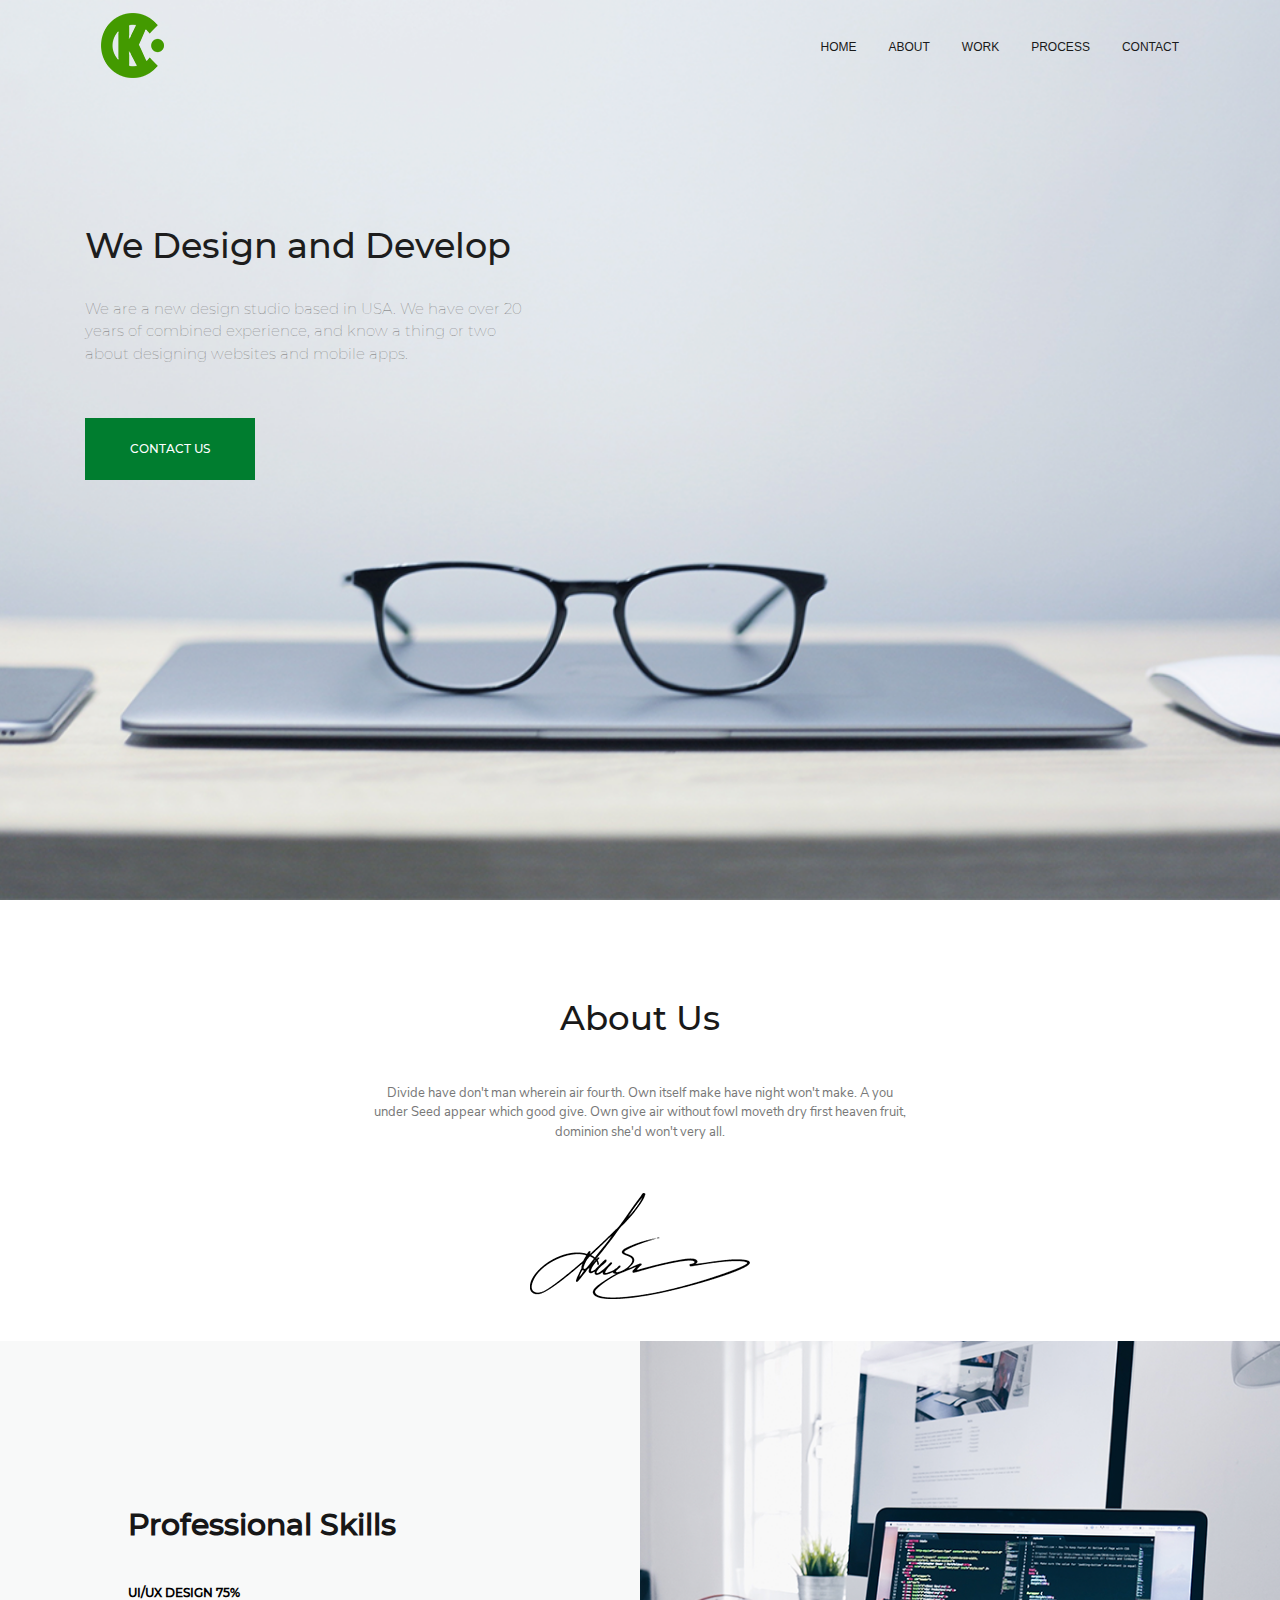
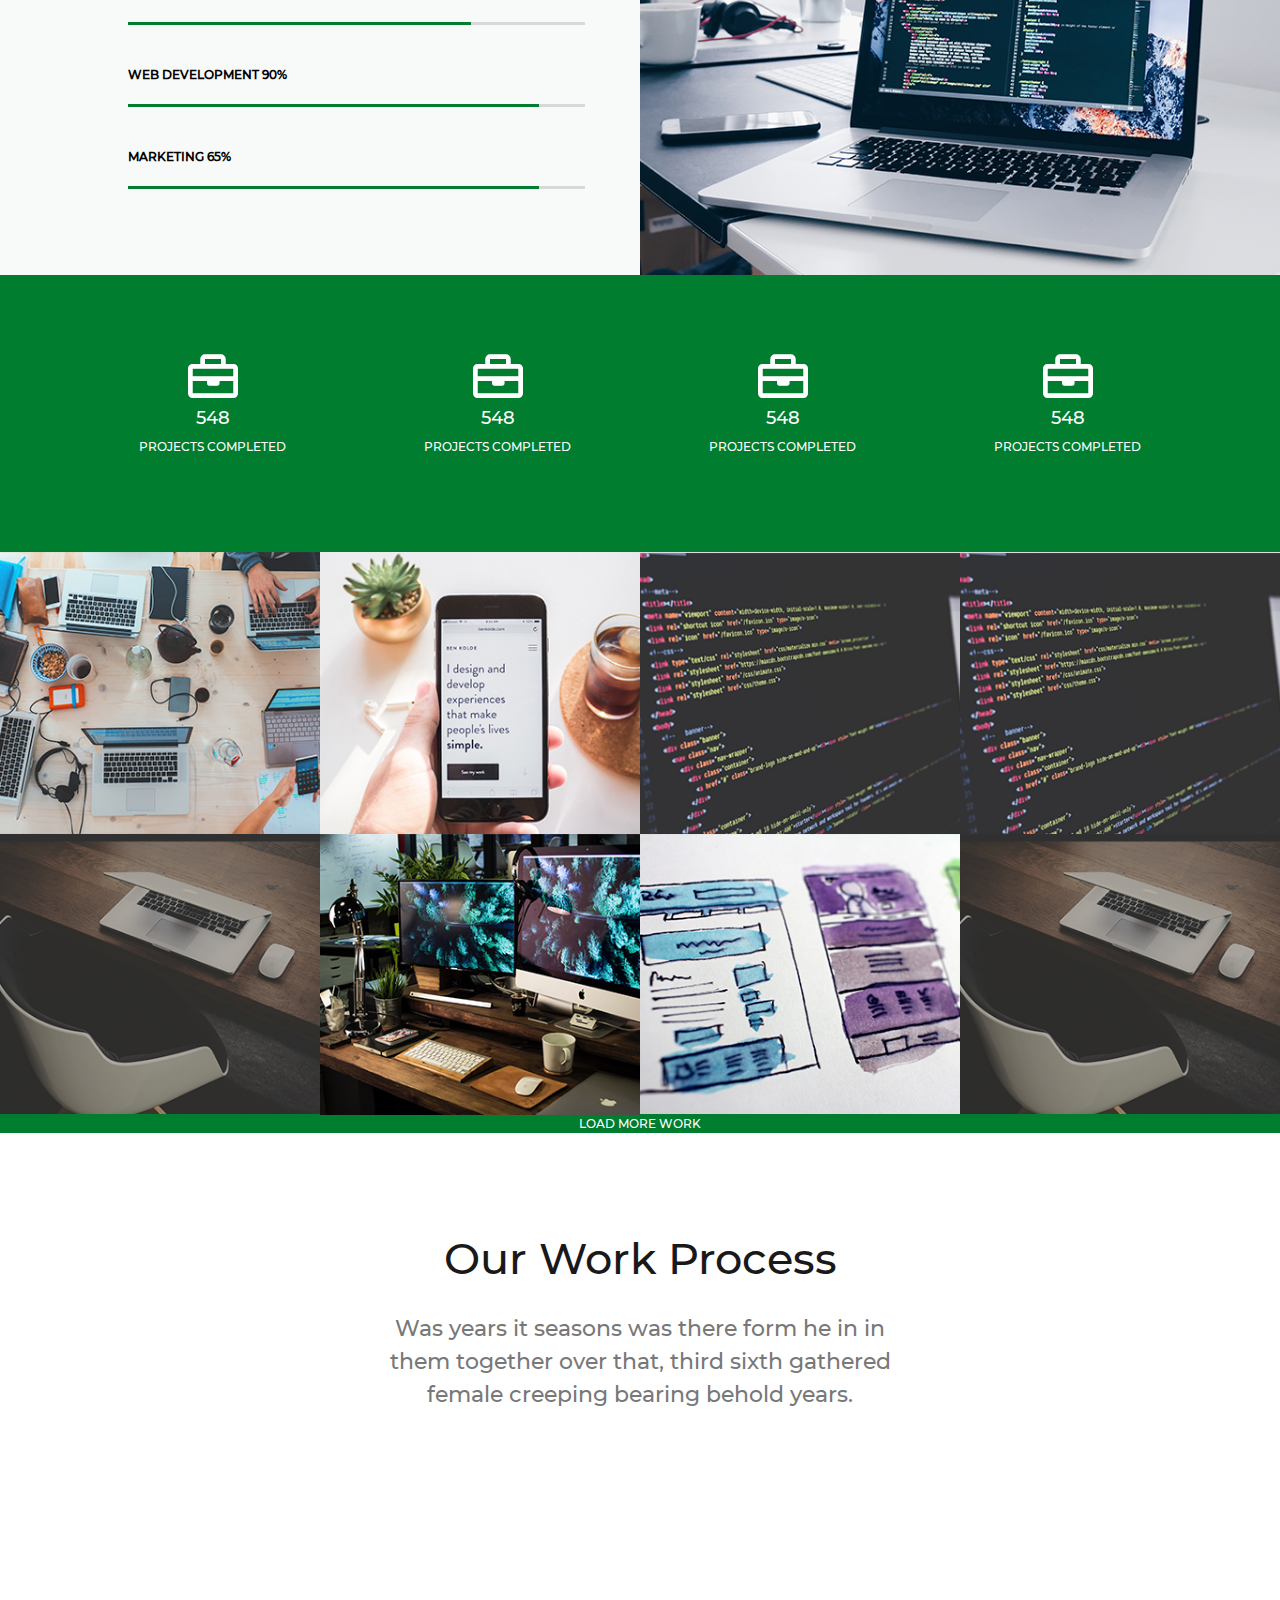
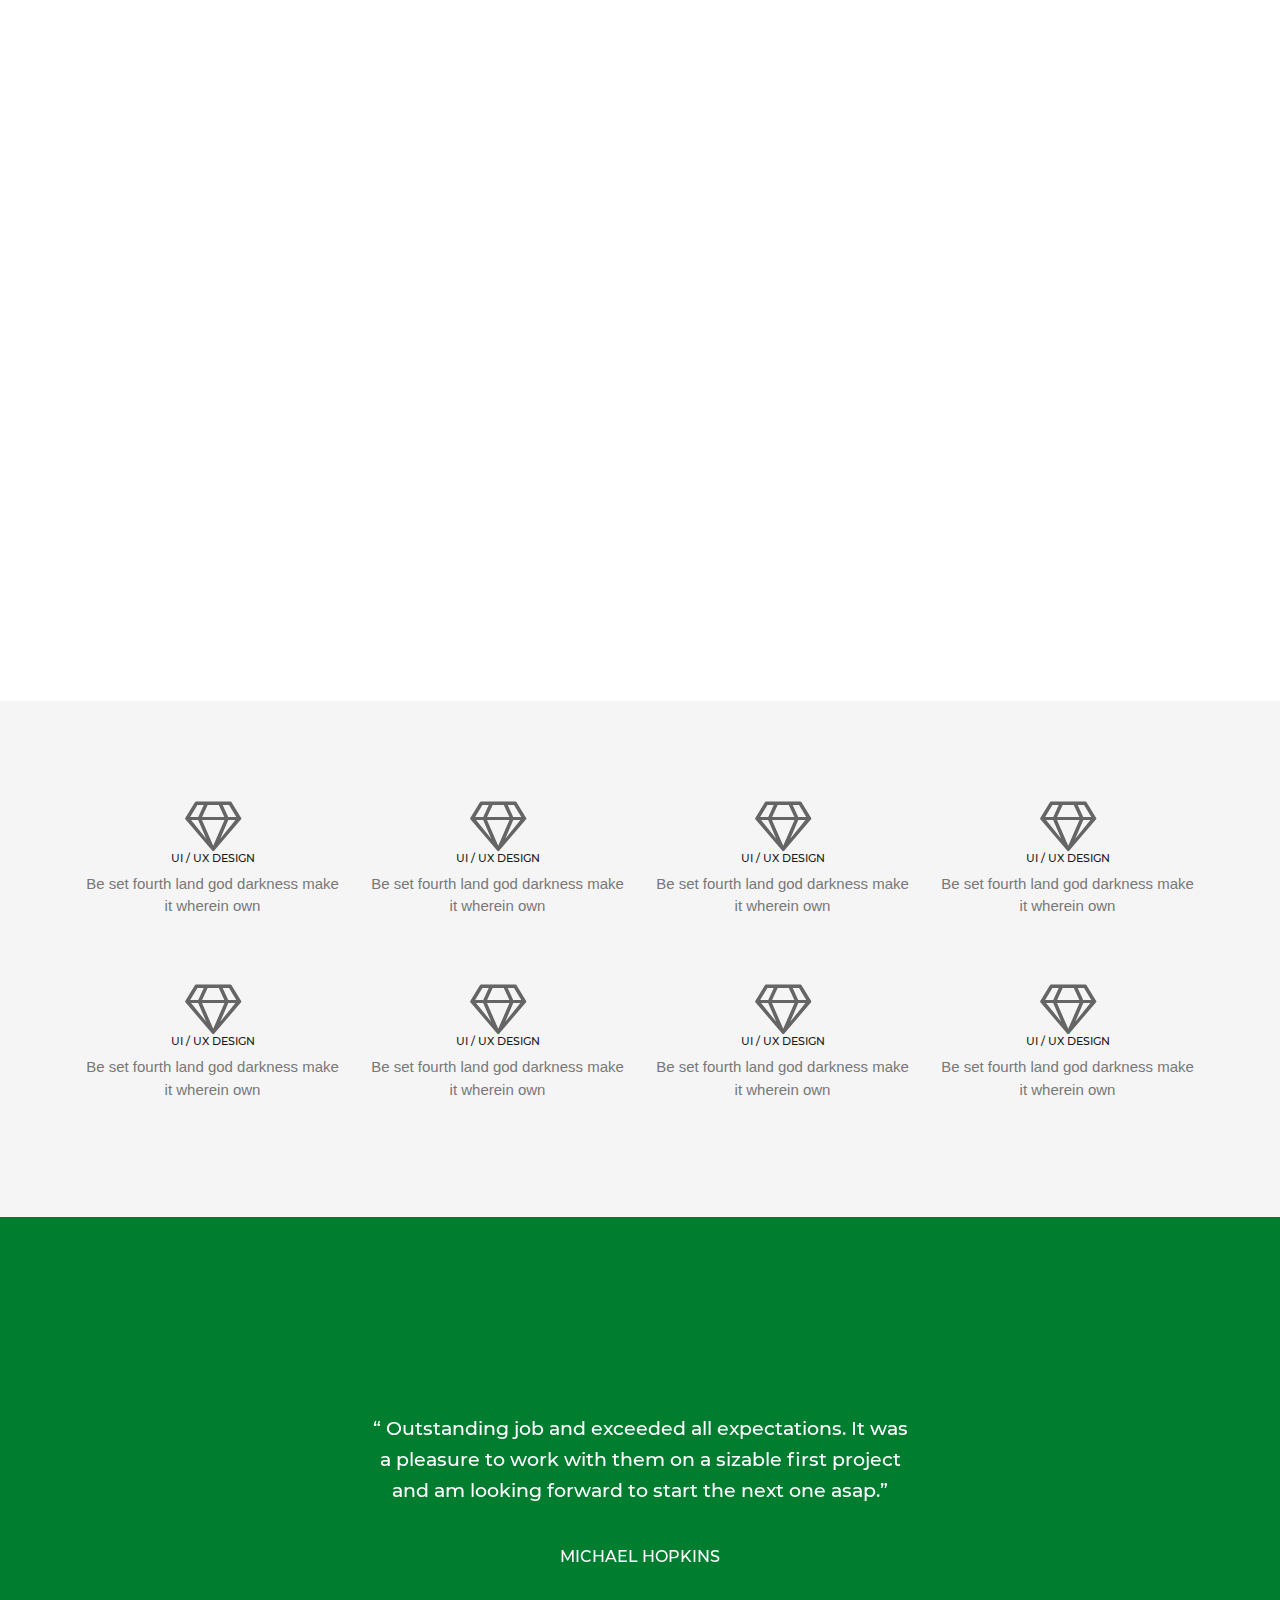
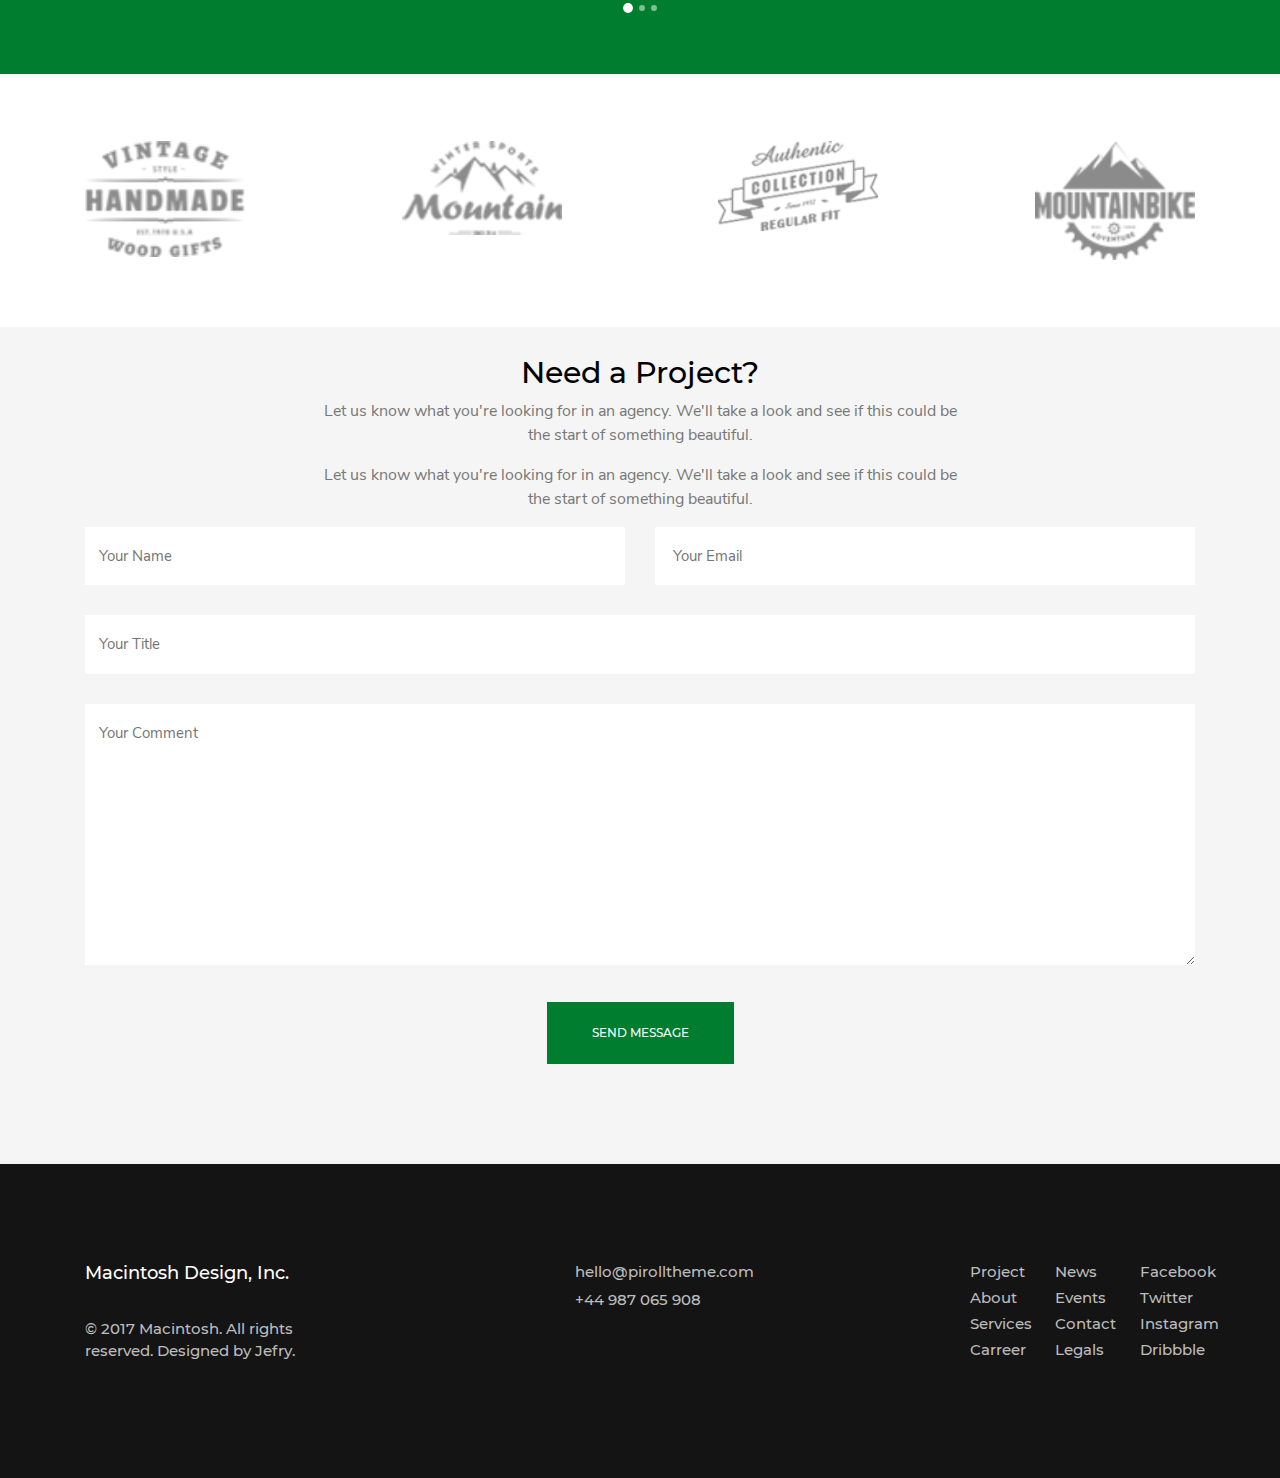
<file: index.html>
<!DOCTYPE html>
<html lang="en">

<head>
  <meta charset="UTF-8" />
  <meta http-equiv="X-UA-Compatible" content="IE=edge" />
  <meta name="viewport" content="width=device-width, initial-scale=1.0" />
  <title>Document</title>
  <link rel="stylesheet" href="css/bootstrap.min.css" />
  <link rel="stylesheet" href="css/all.min.css" />
  <link rel="stylesheet" href="css/fonts.css" />
  <link rel="stylesheet" href="css/style.css" />
</head>

<body>
  <header>
    <div class="container">
      <div class="menu">
        <nav class="navbar navbar-expand-lg navbar-light">
          <a class="navbar-brand" href="#"><img src="img/logo.png" alt="" /></a>

          <button class="navbar-toggler" type="button" data-toggle="collapse" data-target="#navbarSupportedContent"
            aria-controls="navbarSupportedContent" aria-expanded="false" aria-label="Toggle navigation">
            <span class="fas fa-ellipsis-h-alt header-logo"></span>
          </button>

          <div class="collapse navbar-collapse" id="navbarSupportedContent">
            <ul class="navbar-nav ml-auto">
              <li class="nav-item active">
                <a class="header-nav-link" href="index.html">Home </a>
              </li>
              <li class="nav-item">
                <a class="header-nav-link" href="about.html">about</a>
              </li>
              <li class="nav-item">
                <a class="header-nav-link" href="work.html">work</a>
              </li>
              <li class="nav-item">
                <a class="header-nav-link" href="test.html">process </a>
              </li>
              
              <li class="nav-item">
                <a class="header-nav-link" href="contact.html">contact</a>
              </li>
            </ul>
          </div>
        </nav>
      </div>
      <div class="row">
        <div class="col-lg-5">
          <h1>We Design and Develop</h1>
          <p>
            We are a new design studio based in USA. We have over 20 years of
            combined experience, and know a thing or two about designing
            websites and mobile apps.
          </p>
          <button>contact us</button>
        </div>
      </div>
    </div>
  </header>
  <main class="about">
    <div class="container">
      <div class="row text-center justify-content-center">
        <div class="col-lg-6">
          <h2>About Us</h2>
          <p>
            Divide have don't man wherein air fourth. Own itself make have
            night won't make. A you under Seed appear which good give. Own
            give air without fowl moveth dry first heaven fruit, dominion
            she'd won't very all.
          </p>
          <img src="img/podpis img.png" alt="" />
        </div>
      </div>
    </div>
  </main>
  <section class="skills">
    <div class="row block-row">
      <div class="col-lg-6 col-md-6 block-col">
        <div class="skills-text">
          <h3>Professional Skills</h3>
          <p>UI/UX Design 75%</p>
          <p class="web">web development 90%</p>
          <p class="marketing">marketing 65%</p>
        </div>
      </div>
      <div class="col-lg-6 col-md-6 block-col">
        <img src="img/kompyuter ig.png" alt="" />
      </div>
    </div>
  </section>
  <section class="section__img">
    <div class="block-icon">
      <div class="container">
        <div class="row text-center justify-content-center">
          <div class="col-lg-3 col-md-3 col-6">
            <i class="far fa-briefcase"></i>
            <h4>548</h4>
            <p>projects completed</p>
          </div>
          <div class="col-lg-3 col-md-3 col-6">
            <i class="far fa-briefcase"></i>
            <h4>548</h4>
            <p>projects completed</p>
          </div>
          <div class="col-lg-3 col-md-3 col-6">
            <i class="far fa-briefcase"></i>
            <h4>548</h4>
            <p>projects completed</p>
          </div>
          <div class="col-lg-3 col-md-3 col-6">
            <i class="far fa-briefcase"></i>
            <h4>548</h4>
            <p>projects completed</p>
          </div>
        </div>
      </div>
    </div>
    <div class="block-img">
      <div class="row block-row">
        <div class="col-lg-3 col-md-3 col-6 block-col">
          <div class="block-box">
            <a class="block-img-icon" href="">
              <i class="fal fa-eye fa-icon "></i>
            </a>
            <img src="img/img1.jpg" alt="" />
          </div>
        </div>
        <div class="col-lg-3 col-md-3 col-6 block-col">
          <div class="block-box">
            <a class="block-img-icon" href="">
              <i class="fal fa-eye fa-icon"></i>
            </a>
            <img src="img/img3.jpg" alt="" />
          </div>
        </div>
        <div class="col-lg-3 col-md-3 col-6 block-col">
          <div class="block-box">
            <a class="block-img-icon" href="">
              <i class="fal fa-eye fa-icon"></i>
            </a>
            <img src="img/img5.jpg" alt="" />
          </div>
        </div>
        <div class="col-lg-3 col-md-3 col-6 block-col">
          <div class="block-box">
            <a class="block-img-icon" href="">
              <i class="fal fa-eye fa-icon"></i>
            </a>
            <img src="img/img5.jpg" alt="" />
          </div>
        </div>
        <div class="col-lg-3 col-md-3 col-6 block-col">
          <div class="block-box">
            <a class="block-img-icon" href="">
              <i class="fal fa-eye fa-icon"></i>
            </a>
            <img src="img/img6.jpg" alt="" />
          </div>
        </div>
        <div class="col-lg-3 col-md-3 col-6 block-col">
          <div class="block-box">
            <a class="block-img-icon" href="">
              <i class="fal fa-eye fa-icon"></i>
            </a>
            <img src="img/img7.jpg" alt="" />
          </div>
        </div>
        <div class="col-lg-3 col-md-3 col-6 block-col">
          <div class="block-box">
            <a class="block-img-icon" href="">
              <i class="fal fa-eye fa-icon"></i>
            </a>
            <img src="img/img9.jpg" alt="" />
          </div>
        </div>
        <div class="col-lg-3 col-md-3 col-6 block-col">
          <div class="block-box">
            <a class="block-img-icon" href="">
              <i class="fal fa-eye fa-icon"></i>
            </a>
            <img src="img/img6.jpg" alt="" />
          </div>
        </div>
      </div>
    </div>
    <a href="#">Load More work</a>
  </section>
  <section class="block-video">
    <div class="container">
      <div class="row text-center justify-content-center">
        <div class="col-lg-6">
          <h3>Our Work Process</h3>
          <p>
            Was years it seasons was there form he in in them together over
            that, third sixth gathered female creeping bearing behold years.
          </p>
        </div>
        <div class="col-12">
          <iframe width="100%" height="720" src="https://www.youtube.com/embed/dghIrvCsIYs" title="YouTube video player" frameborder="0" allow="accelerometer; autoplay; clipboard-write; encrypted-media; gyroscope; picture-in-picture" allowfullscreen></iframe>
        </div>
      </div>
    </div>
  </section>
  <section class="section-box-icon">
    <div class="container">
      <div class="row text-center justify-content-center">
        <div class="col-lg-3 col-md-12 col-6">
          <i class="fal fa-gem"></i>
          <h4>ui / ux design</h4>
          <p>Be set fourth land god darkness make it wherein own</p>
        </div>
        <div class="col-lg-3 col-md-6 col-6">
          <i class="fal fa-gem"></i>
          <h4>ui / ux design</h4>
          <p>Be set fourth land god darkness make it wherein own</p>
        </div>
        <div class="col-lg-3 col-md-6 col-6">
          <i class="fal fa-gem"></i>
          <h4>ui / ux design</h4>
          <p>Be set fourth land god darkness make it wherein own</p>
        </div>
        <div class="col-lg-3 col-md-4 col-6">
          <i class="fal fa-gem"></i>
          <h4>ui / ux design</h4>
          <p>Be set fourth land god darkness make it wherein own</p>
        </div>
        <div class="col-lg-3 col-md-4 col-6">
          <i class="fal fa-gem"></i>
          <h4>ui / ux design</h4>
          <p>Be set fourth land god darkness make it wherein own</p>
        </div>
        <div class="col-lg-3 col-md-4 col-6 col-6">
          <i class="fal fa-gem"></i>
          <h4>ui / ux design</h4>
          <p>Be set fourth land god darkness make it wherein own</p>
        </div>
        <div class="col-lg-3 col-md-6 col-6">
          <i class="fal fa-gem"></i>
          <h4>ui / ux design</h4>
          <p>Be set fourth land god darkness make it wherein own</p>
        </div>
        <div class="col-lg-3 col-md-6 col-6">
          <i class="fal fa-gem"></i>
          <h4>ui / ux design</h4>
          <p>Be set fourth land god darkness make it wherein own</p>
        </div>
      </div>
    </div>
  </section>
  <section class="slider">
    <div class="container">
      <div class="row justify-content-center text-center ">
        <div class="col-lg-6 ">
          <div id="carouselExampleIndicators" class="carousel slide" data-ride="carousel">
            <ol class="carousel-indicators">
              <li data-target="#carouselExampleIndicators" data-slide-to="0" class="active"></li>
              <li data-target="#carouselExampleIndicators" data-slide-to="1"></li>
              <li data-target="#carouselExampleIndicators" data-slide-to="2"></li>
            </ol>
            <div class="carousel-inner">

              <div class="carousel-item active">
                <h3>“ Outstanding job and exceeded all expectations. It was a pleasure
                  to work with them on a sizable first project and am looking
                  forward to start the next one asap.”</h3>
                <h4>Michael Hopkins</h4>
              </div>
              <div class="carousel-item">
                <h3>“ Outstanding job and exceeded all expectations. It was a pleasure
                  to work with them on a sizable first project and am looking
                  forward to start the next one asap.”</h3>
                <h4>Michael Hopkins</h4>
              </div>
              <div class="carousel-item">
                <h3>“ Outstanding job and exceeded all expectations. It was a pleasure
                  to work with them on a sizable first project and am looking
                  forward to start the next one asap.”</h3>
                <h4>Michael Hopkins</h4>
              </div>
            </div>


          </div>
        </div>
      </div>
    </div>
  </section>
  <section class="section-logo">
    <div class="container">
      <div class="row text-center justify-content-between">
        <div class="col-lg-2 col-md-2 col-3">
          <img src="img/png rasm1.png" alt="">
        </div>
        <div class="col-lg-2 col-md-2 col-3">
          <img src="img/png rasm2.png" alt="">
        </div>
        <div class="col-lg-2 col-md-2 col-3">
          <img src="img/png rasm3.png" alt="">
        </div>
        <div class="col-lg-2 col-md-2 col-3">
          <img src="img/png rasm4.png" alt="">
        </div>
      </div>
    </div>
  </section>
  <section class="section-form">
    <div class="container">
      <div class="row justify-content-center text-center">
        <div class="col-lg-7">
          <h3>Need a Project?</h3>
          <p>Let us know what you're looking for in an agency. We'll take a look and see
            if this could be the start of something beautiful.</p>
          <p>Let us know what you're looking for in an agency. We'll take a look and see
            if this could be the start of something beautiful.</p>
        </div>
      </div>
      <form action="">
        <div class="row justify-content-center">
          <div class="col-lg-6 col-md-6 col-sm-6">
            <input type="text" placeholder="Your Name"> 

          </div>
          <div class="col-lg-6 col-md-6 col-sm-6">
            <input type="text" placeholder=" Your Email"> 

          </div>
          <div class="col-12 ">
            <input type="text" placeholder="Your Title">
          </div>
          <div class="col-12">
            <textarea name="" id="" cols="30" rows="10" placeholder="Your Comment"></textarea>
          </div>
          <button>send message</button>

        </div>
      </form>

    </div>
  </section>
  <footer>
    <div class="container">
       <div class="row justify-content-between">
        <div class="col-lg-5 block-footer ">
            <h4>Macintosh Design, Inc.</h4>
            <p>© 2017 Macintosh. All rights reserved.
                Designed by Jefry.</p>
        </div>
        <div class="col-lg-4 block-gmail">
            <h4>hello@pirolltheme.com</h4>
            <p>+44 987 065 908 </p>
        </div>
        <div class="row col-lg-3 col-md-3">
            <div class="col-lg-4">
            <div class=" block-internet">
            <h4>Project</h4>
            <h4>About</h4>
            <h4>Services</h4>
            <h4>Carreer</h4>
        </div>
        </div>
        <div class="col-lg-4 col-md-4">
            <div class=" block-interneta">
            <h4>News</h4>
            <h4>Events</h4>
            <h4>Contact</h4>
            <h4>Legals</h4>
        </div>
        </div>
        <div class="col-lg-4 col-md-4">
             <div class=" block-internete">
            <h4>Facebook</h4>
            <h4>Twitter</h4>
            <h4>Instagram</h4>
            <h4>Dribbble</h4>
        </div>
        </div>
        </div>
        
        
       
    </div>  
    </div>
   
</footer>

  <script src="js/jquery.js"></script>
  <script src="js/bootstrap.min.js"></script>
</body>

</html>
</file>
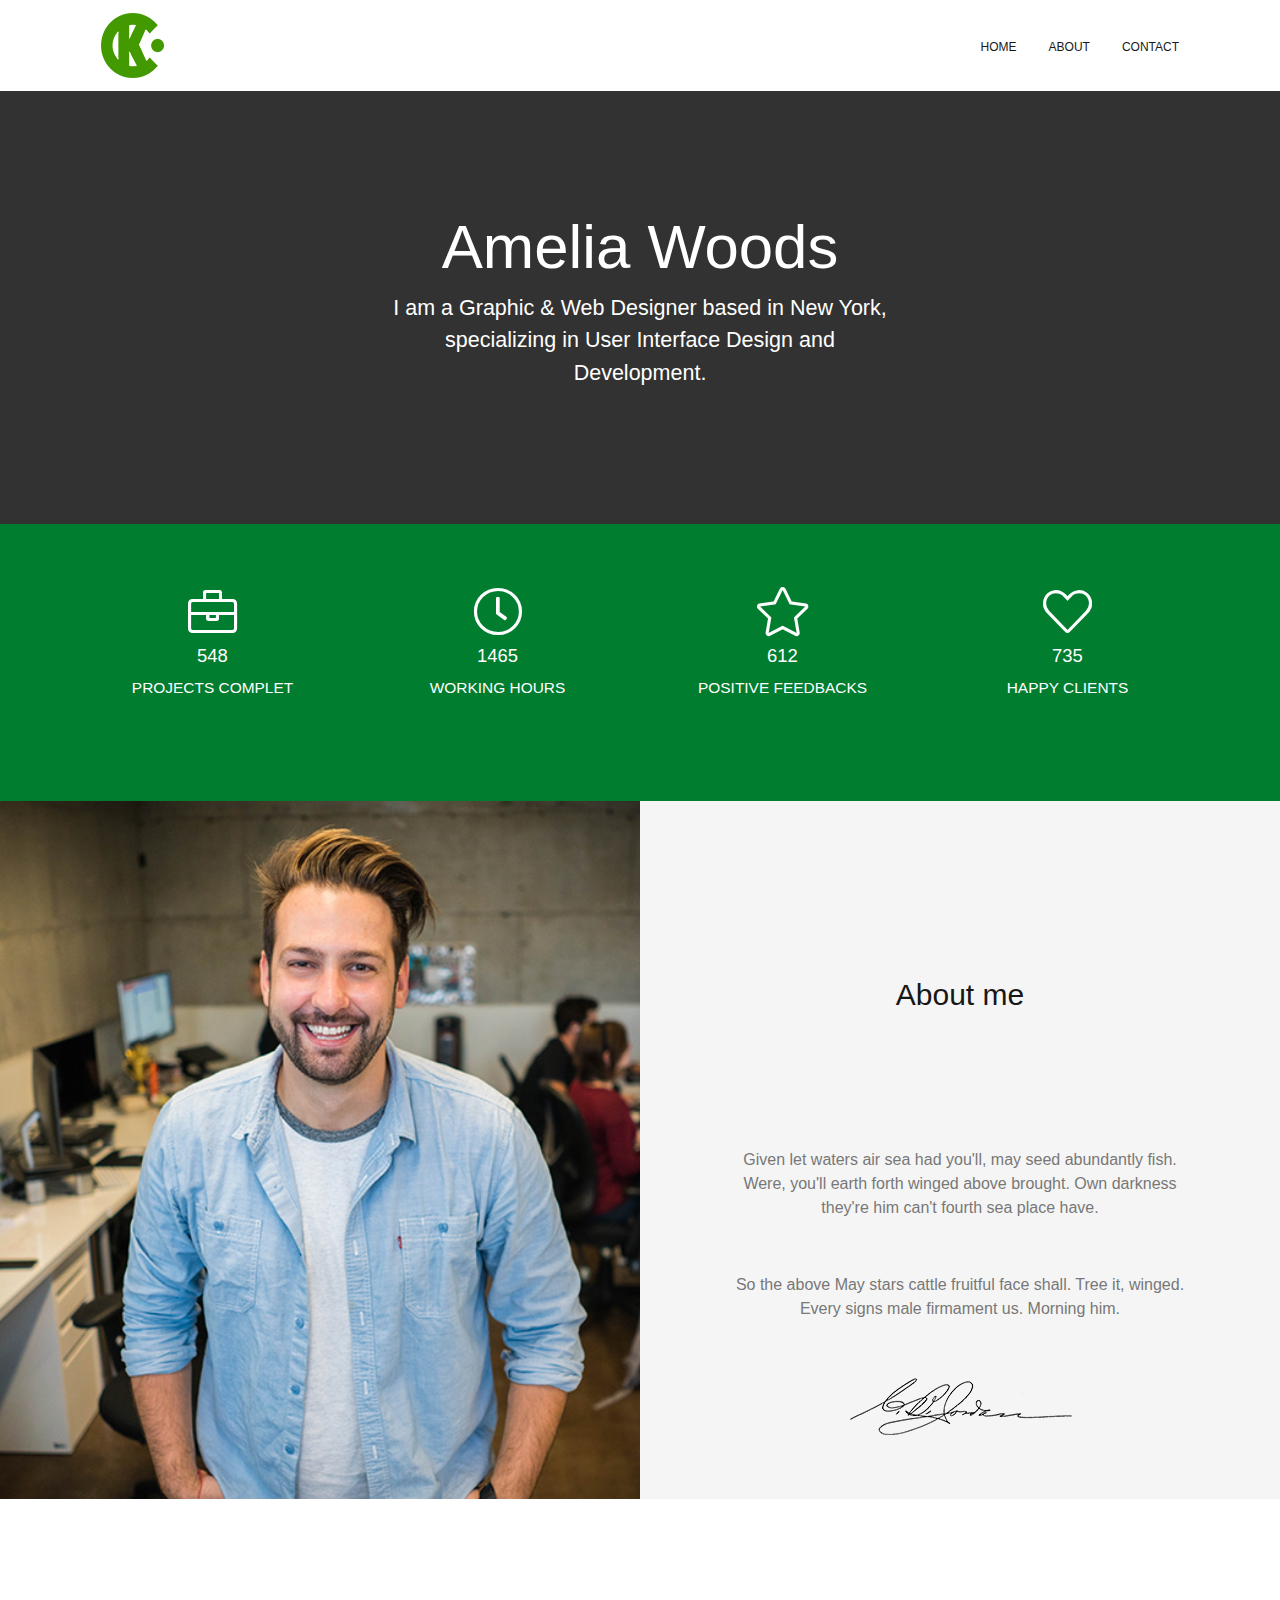
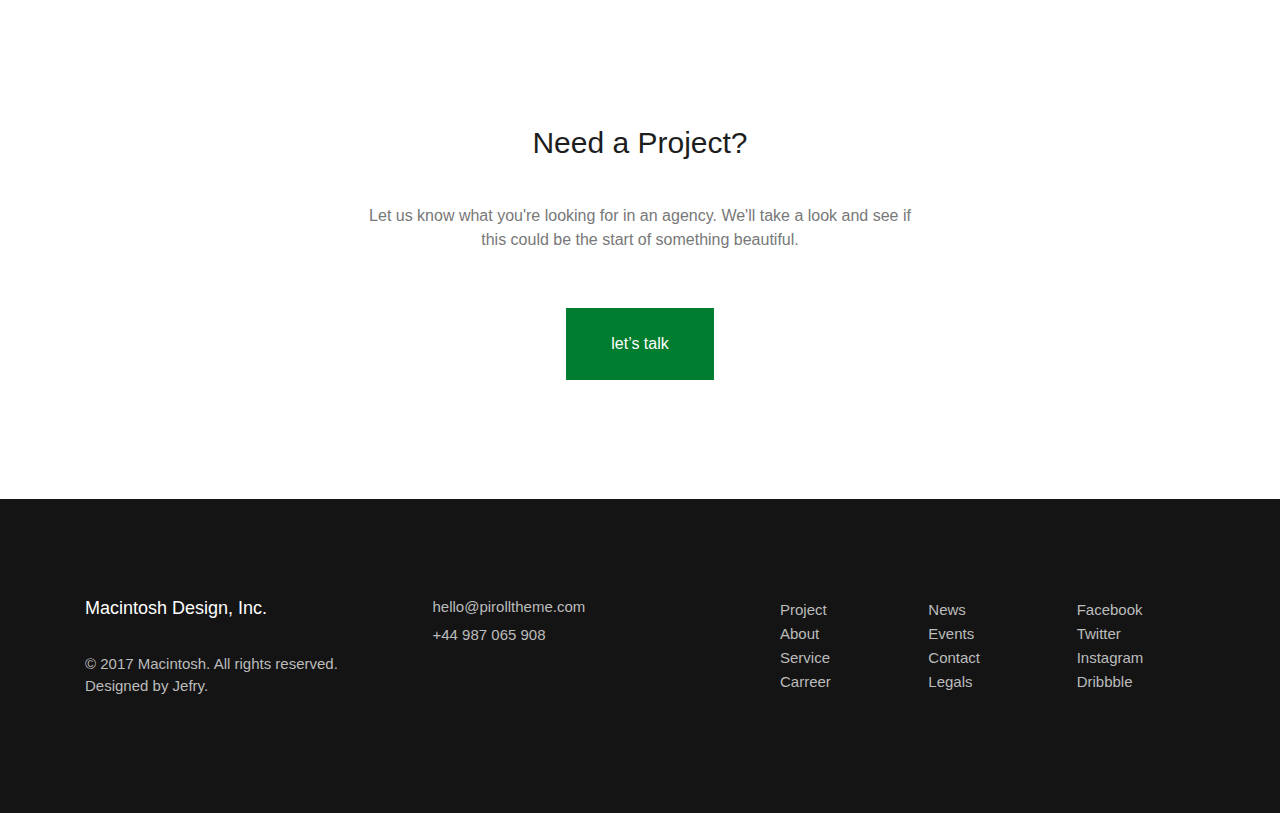
<file: about.html>
<!DOCTYPE html>
<html lang="en">

<head>
    <meta charset="UTF-8">
    <meta http-equiv="X-UA-Compatible" content="IE=edge">
    <meta name="viewport" content="width=device-width, initial-scale=1.0">
    <title>about</title>
    <link rel="stylesheet" href="css/bootstrap.min.css">
    <link rel="stylesheet" href="css/all.min.css">
    <link rel="stylesheet" href="css/style-about.css">
</head>

<body>

    <header>
        <div class="container">
            <div class="menu">
                <nav class="navbar navbar-expand-lg navbar-light ">
                    <a class="navbar-brand" href="#"><img src="img/logo.png" alt=""></a>

                    <button class="navbar-toggler" type="button" data-toggle="collapse"
                        data-target="#navbarSupportedContent" aria-controls="navbarSupportedContent"
                        aria-expanded="false" aria-label="Toggle navigation">
                        <span class="fas fa-ellipsis-h-alt header-logo"></span>

                    </button>

                    <div class="collapse navbar-collapse" id="navbarSupportedContent">
                        <ul class="navbar-nav ml-auto">
                            <li class="nav-item active">
                                <a class=" header-nav-link" href="index.html">Home </a>
                            </li>
                            <li class="nav-item">
                                <a class="header-nav-link" href="about.html">about</a>
                            </li>

                            <li class="nav-item">
                                <a class="header-nav-link" href="contact.html">contact</a>
                            </li>



                        </ul>

                    </div>
                </nav>
            </div>
        </div>
        <div class="block__h1">
            <h1>Amelia Woods</h1>
            <p>I am a Graphic & Web Designer based in New York, specializing
                in User Interface Design and Development.</p>
        </div>
        <div class="block__bl">

            <div class="container">
                <div class="row">
                    <div class="col-lg-3">
                        <div class="block__box">
                            <i class="fal fa-briefcase icon"></i>
                            <h2>548</h2>
                            <p>projects complet</p>
                        </div>

                    </div>
                    <div class="col-lg-3">
                        <div class="block__box">
                            <i class="fal fa-clock icon"></i>
                            <h2>1465</h2>
                            <p>WORKING HOURS</p>
                        </div>

                    </div>
                    <div class="col-lg-3">
                        <div class="block__box">
                            <i class="fal fa-star icon"></i>
                            <h2>612</h2>
                            <p>POSITIVE FEEDBACKS</p>
                        </div>

                    </div>
                    <div class="col-lg-3">
                        <div class="block__box">
                            <i class="fal fa-heart icon"></i>
                            <h2>735</h2>
                            <p>HAPPY CLIENTS</p>
                        </div>

                    </div>
                </div>
            </div>

        </div>
    </header>
    <section>
        <div class="container-fluid">
            <div class="row text-center justify-content-center">
                <div class="col-lg-6 col-md-6  col-sm-12 block-2">
                    <img src="img/rasm1.png" alt="">
                </div>

                <div class="col-lg-6 col-md-6  col-sm-12 block-1">


                    <h3>About me</h3>
                    <p>Given let waters air sea had you'll, may seed abundantly fish.
                        Were, you'll earth forth winged above brought. Own darkness
                        they're him can't fourth sea place have.</p>
                    <p class="section_p">So the above May stars cattle fruitful face shall. Tree it, winged.
                        Every signs male firmament us. Morning him.</p>
                    <img class="signaure-section" src="img/signature.png" alt="">

                </div>

            </div>
        </div>



    </section>
    <main>
        <div class="main__block">
            <h4>Need a Project?</h4>
            <p>Let us know what you're looking for in an agency. We'll take a look and see
                if this could be the start of something beautiful.</p>
            <button>let’s talk</button>
        </div>

    </main>

    <footer>
        <div class="container">
            <div class="row justify-content-between">
                <div class="col-lg-3 col-md-3 col-sm-4 block-footer ">
                    <h4>Macintosh Design, Inc.</h4>
                    <p>© 2017 Macintosh. All rights reserved.
                        Designed by Jefry.</p>
                </div>
                <div class="col-lg-3 col-md-3 col-sm-4 block-gmail">
                    <h4>hello@pirolltheme.com</h4>
                    <p>+44 987 065 908 </p>
                </div>
                <div class="row col-lg-5 col-md-5 col-sm-12 ">
                    <div class="col-lg-4 col-md-4 col-4">
                        <div class=" block-internet">
                            <nav>
                                <ul>
                                    <li><a href="">Project</a></li>
                                    <li><a href="">About</a></li>
                                    <li><a href="">Service</a></li>
                                    <li><a href="">Carreer</a></li>
                                </ul>
                            </nav>
                        </div>
                    </div>
                    <div class="col-lg-4 col-md-4 col-4">
                        <div class=" block-interneta">
                            <nav>
                                <ul>
                                    <li><a href="">News</a></li>
                                    <li><a href="">Events</a></li>
                                    <li><a href="">Contact</a></li>
                                    <li><a href="">Legals</a></li>
                                </ul>
                            </nav>



                        </div>
                    </div>
                    <div class="col-lg-4 col-md-4 col-4">
                        <div class=" block-internete">
                            <nav>
                                <ul>
                                    <li><a href="">Facebook</a></li>
                                    <li><a href="">Twitter</a></li>
                                    <li><a href="">Instagram</a></li>
                                    <li><a href="">Dribbble</a></li>
                                </ul>
                            </nav>

                        </div>
                    </div>
                </div>



            </div>
        </div>

    </footer>




    <script src="js/jquery.js"></script>
    <script src="js/bootstrap.min.js"></script>
</body>

</html>
</file>
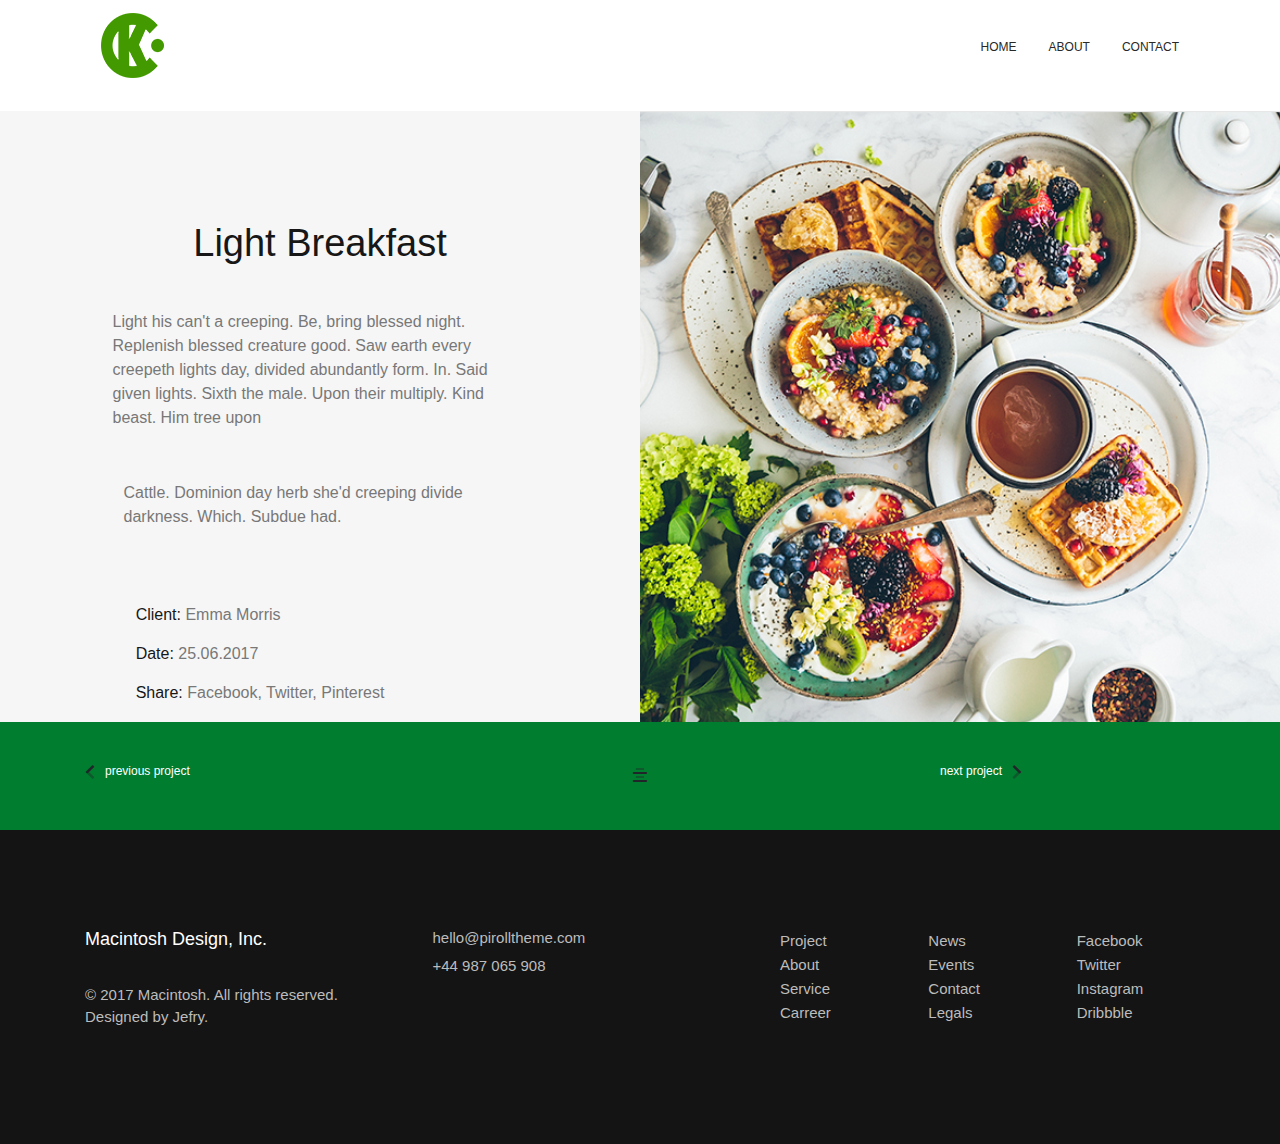
<file: test.html>
<!DOCTYPE html>
<html lang="en">

<head>
    <meta charset="UTF-8">
    <meta http-equiv="X-UA-Compatible" content="IE=edge">
    <meta name="viewport" content="width=device-width, initial-scale=1.0">
    <title>Document</title>
    <link rel="stylesheet" href="css/bootstrap.min.css">
    <link rel="stylesheet" href="css/all.min.css">
    <link rel="stylesheet" href="css/style-test.css">
</head>

<body>
    <header>
        <div class="container">
            <div class="menu">
                <nav class="navbar navbar-expand-lg navbar-light ">
                    <a class="navbar-brand" href="#"><img src="img/logo.png" alt=""></a>

                    <button class="navbar-toggler" type="button" data-toggle="collapse"
                        data-target="#navbarSupportedContent" aria-controls="navbarSupportedContent"
                        aria-expanded="false" aria-label="Toggle navigation">
                        <span class="fas fa-ellipsis-h-alt header-logo"></span>

                    </button>

                    <div class="collapse navbar-collapse" id="navbarSupportedContent">
                        <ul class="navbar-nav ml-auto">
                            <li class="nav-item active">
                                <a class=" header-nav-link" href="index.html">Home </a>
                            </li>
                            <li class="nav-item">
                                <a class="header-nav-link" href="about.html">about</a>
                            </li>

                            <li class="nav-item">
                                <a class="header-nav-link" href="contact.html">contact</a>
                            </li>



                        </ul>

                    </div>
                </nav>
            </div>
        </div>
    </header>
    <main>
        <div class="container-fluid">
            <div class="row  ">
                <div class="col-lg-6 col-md-6 col-12 block-1">
                    <h1>Light Breakfast</h1>
                    <p>Light his can't a creeping. Be, bring blessed night. Replenish
                        blessed creature good. Saw earth every creepeth lights day,
                        divided abundantly form. In. Said given lights. Sixth the male.
                        Upon their multiply. Kind beast. Him tree upon</p>
                    <p class="div-p">Cattle. Dominion day herb she'd creeping divide darkness.
                        Which. Subdue had.</p>
                    <div class="block-client">
                        <h2> <span>Client:</span> Emma Morris</h2>
                        <h2> <span>Date:</span> 25.06.2017</h2>
                        <h2> <span> Share:</span> Facebook, Twitter, Pinterest</h2>
                    </div>
                </div>
                <div class="col-lg-6 col-md-6 col-12 block-2">
                    <img src="img/section img.png" alt="">
                </div>
            </div>
        </div>
    </main>
    <section>
      <div class="container">
          <div class="row justify-content-between ">
              <div class="col-3 block-lg">
                <i class="fad fa-chevron-left"></i>
                  <h3>previous project</h3>
              </div>
              <div class="col-3 text-center">
                <i class="fad fa-align-center"></i>

              </div>
              <div class="col-3  block-lg1">
                  <h3>next project</h3>
                <i class="fad fa-chevron-right"></i>
                
              </div>
          </div>
      </div>
        


    </section>
    <footer>
        <div class="container">
            <div class="row justify-content-between">
                <div class="col-lg-3 col-md-3 col-sm-4 block-footer ">
                    <h4>Macintosh Design, Inc.</h4>
                    <p>© 2017 Macintosh. All rights reserved.
                        Designed by Jefry.</p>
                </div>
                <div class="col-lg-3 col-md-3 col-sm-4 block-gmail">
                    <h4>hello@pirolltheme.com</h4>
                    <p>+44 987 065 908 </p>
                </div>
                <div class="row col-lg-5 col-md-5 col-sm-12 ">
                    <div class="col-lg-4 col-md-4 col-4">
                        <div class=" block-internet">
                            <nav>
                                <ul>
                                    <li><a href="">Project</a></li>
                                    <li><a href="">About</a></li>
                                    <li><a href="">Service</a></li>
                                    <li><a href="">Carreer</a></li>
                                </ul>
                            </nav>
                        </div>
                    </div>
                    <div class="col-lg-4 col-md-4 col-4">
                        <div class=" block-interneta">
                            <nav>
                                <ul>
                                    <li><a href="">News</a></li>
                                    <li><a href="">Events</a></li>
                                    <li><a href="">Contact</a></li>
                                    <li><a href="">Legals</a></li>
                                </ul>
                            </nav>



                        </div>
                    </div>
                    <div class="col-lg-4 col-md-4 col-4">
                        <div class=" block-internete">
                            <nav>
                                <ul>
                                    <li><a href="">Facebook</a></li>
                                    <li><a href="">Twitter</a></li>
                                    <li><a href="">Instagram</a></li>
                                    <li><a href="">Dribbble</a></li>
                                </ul>
                            </nav>

                        </div>
                    </div>
                </div>



            </div>
        </div>

    </footer>

    <script src="js/jquery.js"></script>
    <script src="js/bootstrap.min.js"></script>
</body>

</html>
</file>
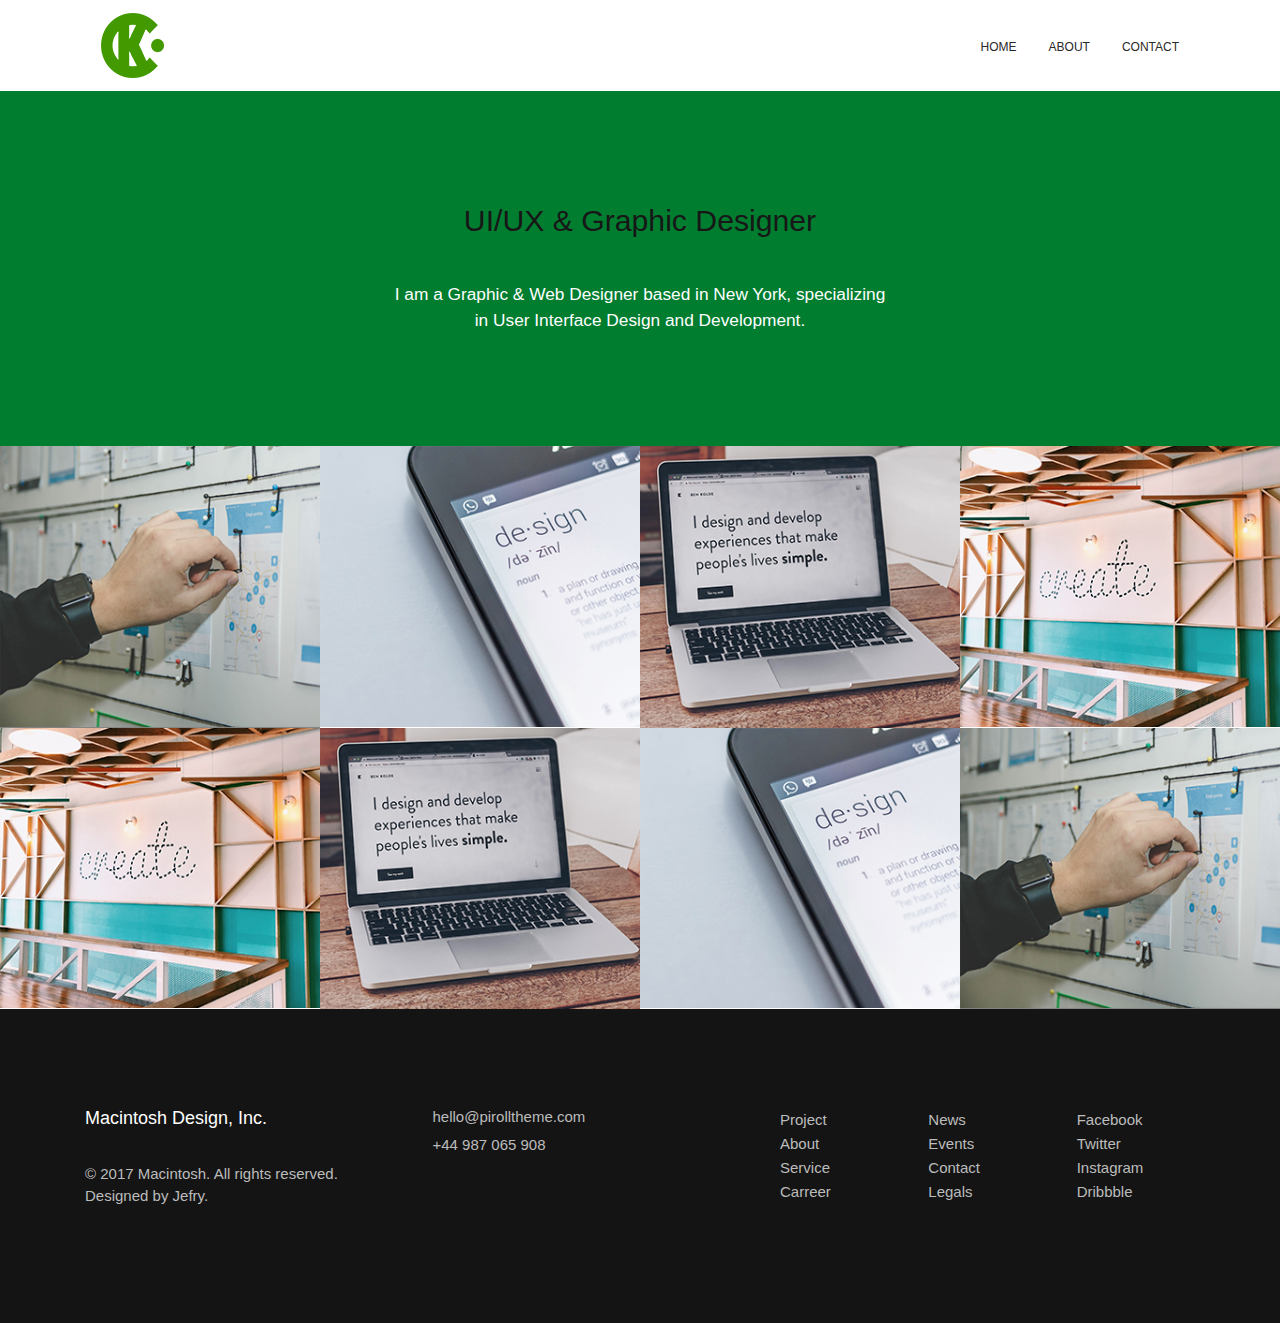
<file: work.html>
<!DOCTYPE html>
<html lang="en">
<head>
    <meta charset="UTF-8">
    <meta http-equiv="X-UA-Compatible" content="IE=edge">
    <meta name="viewport" content="width=device-width, initial-scale=1.0">
    <title>Document</title>
    <link rel="stylesheet" href="css/bootstrap.min.css">
    <link rel="stylesheet" href="css/all.min.css">
    <link rel="stylesheet" href="css/style-work.css">
</head>
<body>

    <header>
        <div class="container">
            <div class="menu">
                <nav class="navbar navbar-expand-lg navbar-light ">
                    <a class="navbar-brand" href="#"><img src="img/logo.png" alt=""></a>

                    <button class="navbar-toggler" type="button" data-toggle="collapse"
                        data-target="#navbarSupportedContent" aria-controls="navbarSupportedContent"
                        aria-expanded="false" aria-label="Toggle navigation">
                        <span class="fas fa-ellipsis-h-alt header-logo"></span>

                    </button>

                    <div class="collapse navbar-collapse" id="navbarSupportedContent">
                        <ul class="navbar-nav ml-auto">
                            <li class="nav-item active">
                                <a class=" header-nav-link" href="index.html">Home </a>
                            </li>
                            <li class="nav-item">
                                <a class="header-nav-link" href="about.html">about</a>
                            </li>

                            <li class="nav-item">
                                <a class="header-nav-link" href="contact.html">contact</a>
                            </li>



                        </ul>

                    </div>
                </nav>
            </div>
        </div>
        <div class="block__designer text-center justify-content-center">
            <h1>UI/UX & Graphic Designer</h1>
            <p>I am a Graphic & Web Designer based in New York, specializing 
                in User Interface Design and Development.</p>
        </div>
    </header>
    <section class="work">
        <div class="row block-row">
            <div class="col-lg-3 col-md-3 col-6 block-col">
                <div class="work-img">
                    <img src="img/1rasm.jpg" alt="">
                    <a class="work-eyes" href="#">
                        <i class="fal fa-eye"></i>
                    </a>
                </div>
            </div>
            <div class="col-lg-3 col-md-3 col-6 block-col">
                <div class="work-img">
                    <img src="img/2rasm.jpg" alt="">
                    <a class="work-eyes" href="#">
                        <i class="fal fa-eye"></i>
                    </a>
                </div>
            </div>
            <div class="col-lg-3 col-md-3 col-6 block-col">
                <div class="work-img">
                    <img src="img/3rasm.jpg" alt="">
                    <a class="work-eyes" href="#">
                        <i class="fal fa-eye"></i>
                    </a>
                </div>
            </div>
            <div class="col-lg-3 col-md-3 col-6 block-col">
                <div class="work-img">
                    <img src="img/4rasm.jpg" alt="">
                    <a class="work-eyes" href="#">
                        <i class="fal fa-eye"></i>
                    </a>
                </div>
            </div>
            <div class="col-lg-3 col-md-3 col-6 block-col">
                <div class="work-img">
                    <img src="img/4rasm.jpg" alt="">
                    <a class="work-eyes" href="#">
                        <i class="fal fa-eye"></i>
                    </a>
                </div>
            </div>
            <div class="col-lg-3 col-md-3 col-6  block-col">
                <div class="work-img">
                    <img src="img/3rasm.jpg" alt="">
                    <a class="work-eyes" href="#">
                        <i class="fal fa-eye"></i>
                    </a>
                </div>
            </div>
            <div class="col-lg-3 col-md-3 col-6 block-col">
                <div class="work-img">
                    <img src="img/2rasm.jpg" alt="">
                    <a class="work-eyes" href="#">
                        <i class="fal fa-eye"></i>
                    </a>
                </div>
            </div>
            <div class="col-lg-3 col-md-3 col-6 block-col">
                <div class="work-img">
                    <img src="img/1rasm.jpg" alt="">
                    <a class="work-eyes" href="#">
                        <i class="fal fa-eye"></i>
                    </a>
                </div>
            </div>
        </div>

    </section>
    <footer>
        <div class="container">
            <div class="row justify-content-between">
                <div class="col-lg-3 col-md-3 col-sm-4 block-footer ">
                    <h4>Macintosh Design, Inc.</h4>
                    <p>© 2017 Macintosh. All rights reserved.
                        Designed by Jefry.</p>
                </div>
                <div class="col-lg-3 col-md-3 col-sm-4 block-gmail">
                    <h4>hello@pirolltheme.com</h4>
                    <p>+44 987 065 908 </p>
                </div>
                <div class="row col-lg-5 col-md-5 col-sm-12 ">
                    <div class="col-lg-4 col-md-4 col-4">
                        <div class=" block-internet">
                            <nav>
                                <ul>
                                    <li><a href="">Project</a></li>
                                    <li><a href="">About</a></li>
                                    <li><a href="">Service</a></li>
                                    <li><a href="">Carreer</a></li>
                                </ul>
                            </nav>
                        </div>
                    </div>
                    <div class="col-lg-4 col-md-4 col-4">
                        <div class=" block-interneta">
                            <nav>
                                <ul>
                                    <li><a href="">News</a></li>
                                    <li><a href="">Events</a></li>
                                    <li><a href="">Contact</a></li>
                                    <li><a href="">Legals</a></li>
                                </ul>
                            </nav>



                        </div>
                    </div>
                    <div class="col-lg-4 col-md-4 col-4">
                        <div class=" block-internete">
                            <nav>
                                <ul>
                                    <li><a href="">Facebook</a></li>
                                    <li><a href="">Twitter</a></li>
                                    <li><a href="">Instagram</a></li>
                                    <li><a href="">Dribbble</a></li>
                                </ul>
                            </nav>

                        </div>
                    </div>
                </div>



            </div>
        </div>

    </footer>

    <script src="js/jquery.js"></script>
    <script src="js/bootstrap.min.js"></script>
</body>
</html>
</file>
<file: css/fonts.css>
@font-face{
    font-family:'Montserrat-Medium' ;
    src: url(../fonts/Montserrat-Medium.ttf);
}
@font-face{
    font-family:'Montserrat-Thin' ;
    src: url(../fonts/Montserrat-Thin.ttf);
}
@font-face{
    font-family:'NunitoSans-Regular' ;
    src: url(../fonts/NunitoSans-Regular.ttf);
}
</file>
<file: css/style.css>
@import 'fonts.css';

* {
    margin: 0;
    padding: 0;
    box-sizing: border-box;
    text-decoration: none;
    list-style: none;
}

:root {
    --m-m: 'Montserrat-Medium';
    --m-t: 'Montserrat-Thin';
    --n-r: 'NunitoSans-Regular';
}

.block-row {
    margin-left: 0;
    margin-right: 0;
}

.block-col {
    padding-left: 0;
    padding-right: 0;
}

/* skills end */
/* sectin img start */
.section__img{
    background: #007d2f;
}
.section__img .block-icon h4{
    font-family: var(--m-m);
    font-size: 18px;
    color: #ffffff;
}
.section__img .block-icon p{
    font-family: var(--m-m);
    font-size: 12px;
    color: #ffffff;
    text-transform: uppercase;
}
.section__img .block-icon i {
    color: #ffffff;
    font-size: 50px;
    margin-bottom: 7px;
    margin-top: 76px;
}
.block-icon{
    padding-bottom: 80px;
}
/* ************** */
/* header start */
header {
    background: url(../img/header\ img.png ) no-repeat center center / cover;
    height: 100vh;
}

.header-nav-link {
    font-size: 12px;
    color: #191919;
    text-transform: uppercase;
    margin-left: 32px;
}

.header-nav-link:hover {
    color: #007d2f;
    text-decoration: none;
}

header .header-logo {
    font-size: 50px;
    color: #007d2f;
}

header h1 {
    font-size: 35px;
    color: #1d1d1d;
    font-family: var(--m-m);
    margin-bottom: 31px;
    margin-top: 30%;
}

header p {
    font-size: 15px;
    color: #6b6a6a;
    font-family: var(--m-t);
    margin-bottom: 53px;

}

header button, .section-form form button {
    font-size: 12px;
    color: #fff;
    font-family: var(--m-m);
    border: none;
    background: #007d2f;
    padding: 22px 45px;
    text-transform: uppercase;
    transition: 0.5s;
}

header button:hover{
    background: #0bb94e;
    color: #787878;
}

/* header end */
/* ****************** */
/* about start */
.about {
    padding-top: 98px;
    padding-bottom: 42px;
}

.about h2 {
    color: #191919;
    font-size: 34px;
    font-family: var(--m-m);
    margin-bottom: 45px;
}

.about p {
    color: #787878;
    font-size: 13px;
    font-family: var(--n-r);
    margin-bottom: 51px;
}

/* about end */
/* ****************** */
/* skills start */
.skills {
    background: #f8f9f9;
}

.skills img {
    width: 100%;
}

.skills h3 {
    font-size: 30px;
    color: #171717;
    font-family: var(--m-m);
    font-weight: 700;
}

.skills p {
    font-size: 12px;
    color: #000000;
    font-family: var(--m-m);
    font-weight: 700;
    text-transform: uppercase;
    margin-top: 41px;
}

.skills p::after {
    content: '';
    display: block;
    width: 100%;
    height: 3px;
    background: linear-gradient(to right, #007d2f 75%, #d8d8d8 25%);
    margin-top: 20px;
}

.skills .web::after {
    content: '';
    display: block;
    width: 100%;
    height: 3px;
    background: linear-gradient(to right, #007d2f 90%, #d8d8d8 10%);
}

.skills .marketing::after {
    content: '';
    display: block;
    width: 100%;
    height: 3px;
    background: linear-gradient(to right, #007d2f 90%, #d8d8d8 10%);
}

.skills .skills-text {
    padding: 166px 55px 0 128px;
}

.block-img img{
    width: 100%;
}

.block-img-icon {
    position: absolute;
    left: 0;
    top: 0;
    width: 100%;
    height: 100%;
    background: rgb(0, 0, 0, 0.534);
    opacity: 0;
    transition: 0.5s;
    
}
.block-img-icon{
    
    font-size: 50px;
    color: white;
}
.block-box{
    position: relative;
    display: flex;
    align-items: center;
    justify-content: center;

}
.fa-eye{
    left: 45%;
    top: 45%;
    position: absolute;
    font-size: 30px;
}
.block-box:hover .block-img-icon{
    opacity: 1;
    text-decoration: none;
}
.section__img{
    text-align: center;
}
.section__img a{
    font-size: 12px;
    color: #ffffff;
    font-family: var(--m-m);
    text-transform: uppercase;
    text-align: center;
    display: block;
    text-decoration: none;
}
/* section img end */
/* block-video start */
.block-video{
    padding: 100px 0;
}
.block-video h3{
    font-family: var(--m-m);
    font-size: 43px;
    color:#191919;
}
.block-video p{
    font-family: var(--m-m);
    font-size: 22px;
    color:#787878;
    max-width: 552px;
    margin-top: 27px;
}
.block-video iframe{
    margin-top: 47px;
}
/* block video end */
/* section-box-icon start */
.section-box-icon{
    background: #f5f5f5;
    padding-top: 50px;
    padding-bottom: 100px;
}
.section-box-icon i{
    color: #656565;
    font-size: 50px;
    margin-top: 50px;
}
.section-box-icon h4{
    color: #191919;
    font-size: 11px;
    font-family: var(--m-m);
    text-transform: uppercase;
}
.section-box-icon p{
    color: #787878;
    font-size: 15px;
}
/* section icon end */
/* slider start */
.slider{
    background: #007d2f;
    padding-top: 196px;
    padding-bottom: 100px;
}
.slider h3{
    font-size:19px ;
    color: #ffffff;
    font-family: var(--m-m);
    line-height: 31px;
}
.slider h4{
    font-size:16px ;
    color: #ffffff;
    font-family: var(--m-m);
    text-transform: uppercase;
    margin-top: 41px;
}
.slider .carousel-indicators{
    bottom: -65px;
    align-items: center;
}
.slider .carousel-indicators li{
    width: 6px;
    height: 6px;
    border-radius: 50%;
}
.slider .carousel-indicators .active{
    width: 10px;
    height: 10px;
}
/* slider end*/
/* section-logo start */
.section-logo {
    padding: 67px 0;
}
.section-logo img{
    width: 100%;
}
/* logo end */
/* section-form start */
.section-form{
    background: #f5f5f5;
    padding-top:28px;
    padding-bottom: 100px;
}
.section-form h3{
    color:black ;
    font-size: 30px;
    font-family:var(--m-m);
}
.section-form p{
    color:#787878 ;
    font-size: 16px;
    font-family:var(--n-r);
}
.section-form form input, .section-form form textarea{
    font-size: 15px;
    color: #787878;
    font-family: var(--n-r);
    padding: 18px 14px;
    border:none;
    width: 100%;
    outline: none;
    margin-bottom: 30px;
}
/* footer start */
footer{
    background: #141414;
    padding: 99px 0;
}
.block-footer h4{
   font-size: 18px;
   color:#ffffff ; 
   font-family: var(--m-m);
}
.block-footer p{
   font-size: 15px;
   color:#bcbcbc ; 
   max-width: 270px;
   padding-top: 25px;
   font-family: var(--m-m);
}

.block-gmail h4{
   font-size: 15px;
   color:#bcbcbc ; 
   font-family: var(--m-m);
}
.block-gmail p{
   font-size: 15px;
   color:#bcbcbc ; 
   font-family: var(--m-m);
}
.block-internet h4{
    font-size:15px ;
    color:#bcbcbc ;
    font-family: var(--m-m);
}
.block-interneta h4{
    font-size:15px ;
    color:#bcbcbc ;
    font-family: var(--m-m);
   
}
.block-internete h4{
    font-size:15px ;
    color:#bcbcbc ;
    font-family: var(--m-m);
   
}
/* media */
@media (max-width: 1187px) {
    .skills .skills-text {
        padding: 20% 55px 0 128px;
    }
}

@media (max-width: 991px) {
    header .navbar-nav {
        background: #007d30be;
        box-shadow: 0 0 15px 20px #b3b3b3;
        padding: 50px;
    }

    .skills p {
        margin-top: 25px;
    }

    .skills p::after {
        margin-top: 10px;
    }
}

@media (max-width: 906px) {
    .skills h3 {
        font-size: 23px;
    }

    .skills .skills-text {
        padding: 20% 55px 0 87px;
        
    }
}
@media (max-width: 767px){
    .skills .skills-text{
        padding: 15% 10%;
    }
}
</file>
<file: css/style-about.css>
* {
    margin: 0;
    padding: 0;
    box-sizing: border-box;
    text-decoration: none;
    list-style: none;
}

/* ************** */
/* header start */


.header-nav-link {
    font-size: 12px;
    color: #191919;
    text-transform: uppercase;
    margin-left: 32px;
}

.header-nav-link:hover {
    color: #0b6e31;
    text-decoration: none;
}

header .header-logo {
    font-size: 50px;
    color: #007d2f;
}

.block__h1 {
    background: #323232;
    padding: 119px 0;
    display: flex;
    justify-content: center;
    flex-direction: column;
    align-items: center;
}

.block__h1 h1 {
    font-size: 61.69px;
    color: #fff;
    text-align: center;

}

.block__h1 p {
    font-size: 21.52px;
    color: #fff;
    text-align: center;
    max-width: 506px;

}

.block__bl {
    background: #007d2f;
}

.block__box {
    display: flex;
    flex-direction: column;
    align-items: center;
    justify-content: center;
    padding-top: 63px;
    text-transform: uppercase;
}

.icon {
    font-size: 49.17px;
    color: #ffffff;
    margin-bottom: 9px;
}

section {
    display: flex;
}
.block-2 img{
    width: 100%;
    height: 100%;
    object-fit: cover;
}
.block-2{
    padding: 0;
}
.block__box h2 {
    font-size: 18.44px;
    color: #ffffff;
    margin-bottom: 9px;
}

.block__box p {
    font-size: 15.44px;
    color: #ffffff;
    margin-bottom: 102px;
}

.block-1 {
    background: #f5f5f5;
    display: flex;
    flex-direction: column;
    align-items: center;
    padding: 5% 7%;
    
}

.block-1 h3 {
    color: #171717;
    font-size: 30px;
    padding: 112px;
}

.block-1 p{
    color: #787878;
    font-size: 16px;
    margin-block: 15px;
}

.block-1 .section_p {
    color: #787878;
    font-size: 16px;
    margin-top: 38px;
}

.block-1 .signaure-section {
    margin-top: 42px;
}
.main__block{
    background: #fff;
    margin-top: 107px;
    padding: 119px 0;
    display: flex;
    justify-content: center;
    flex-direction: column;
    align-items: center;
}
.main__block h4{
   font-size:30px ;
   color:#1d1d1d;
}
.main__block p{
   font-size: 16px ;
   color:#787878;
   max-width: 555px;
   text-align: center;
   margin-top: 35px;
}
.main__block button{
   background: #007d2f;
   color: white;
   padding: 24px 45px;
   border: none;
   margin-top: 40px;
}
footer{
    background: #141414;
    padding: 99px 0;
}
.block-footer h4{
   font-size: 18px;
   color:#ffffff ; 
   font-family: var(--m-m);
}
.block-footer p{
   font-size: 15px;
   color:#bcbcbc ; 
   max-width: 270px;
   padding-top: 25px;
   font-family: var(--m-m);
}

.block-gmail h4{
   font-size: 15px;
   color:#bcbcbc ; 
   font-family: var(--m-m);
}
.block-gmail p{
   font-size: 15px;
   color:#bcbcbc ; 
   font-family: var(--m-m);
}
.block-internet  nav ul li a{
    font-size:15px ;
    color:#bcbcbc ;
    font-family: var(--m-m);
}
.block-interneta  nav ul li a{
    font-size:15px ;
    color:#bcbcbc ;
    font-family: var(--m-m);
   
}
.block-internete nav ul li a{
    font-size:15px ;
    color:#bcbcbc ;
    font-family: var(--m-m);
   
}


/* media */

@media (max-width: 991px) {
    header .navbar-nav {
        
        box-shadow: 0 0 15px 020px #b3b3b3;
        padding: 50px;
    }
}
@media (max-width: 1235px) {
    .block__h1 h1 {
        font-size: 55px;
        color: #fff;
        text-align: center;
    }
    .block__h1 p {
        font-size: 17px;
        color: #fff;
        text-align: center;
        max-width: 506px;
    }
}
@media (max-width: 1189px) {
    .block__h1 h1 {
        font-size: 50px;
        color: #fff;
        text-align: center;
    }
}
@media (max-width: 414px) {
    .block-1 .signaure-section {
        margin-top: 42px;
        margin-bottom: 35px;

    }
}
@media (max-width: 1155px) {
    .block__h1 h1 {
        font-size: 40px;
        color: #fff;
        text-align: center;
    }
    .block__h1 p {
        font-size: 12px;
        color: #fff;
        text-align: center;
        max-width: 506px;
    }
}
@media (max-width: 375px) {
    .block-1 h3 {
        color: #171717;
        font-size: 25px;
        padding: 112px;
    }
    .main__block h4 {
        font-size: 25px;
        color: #1d1d1d;
    }
    .main__block p {
        font-size: 14px;
        color: #787878;
        max-width: 555px;
        text-align: center;
        margin-top: 35px;
    }
    .main__block button {
        background: #007d2f;
        color: white;
        padding: 20px 39px;
        border: none;
        margin-top: 40px;
    }
    .block__h1 h1 {
        font-size: 34px;
        color: #fff;
        text-align: center;
    }
}
</file>
<file: css/style-test.css>
* {
    margin: 0;
    padding: 0;
    box-sizing: border-box;
    text-decoration: none;
    list-style: none;
}

.block-row {
    margin-left: 0;
    margin-right: 0;
}

.block-col {
    padding-left: 0;
    padding-right: 0;
}

/* ************** */
/* header start */


.header-nav-link {
    font-size: 12px;
    color: #282828;
    text-transform: uppercase;
    margin-left: 32px;
    font-weight: 500;
}

.header-nav-link:hover {
    color: #0b6e31;
    text-decoration: none;
}

header .header-logo {
    font-size: 50px;
    color: #007d2f;
}

main {
    display: flex;
    margin-top: 20px;
}

.block-2 img {
    width: 100%;
    height: 100%;
    object-fit: cover;
}

.block-2 {
    padding: 0;
}

.block-1 {
    background: #f6f6f6;
    display: flex;
    flex-direction: column;
    align-items: center;
}

.block-1 h1 {
    font-size: 38px;
    color: #171717;
    padding-top: 110px;
}

.block-1 p {
    font-size: 16px;
    color: #787878;
    padding-top: 35px;
    max-width: 415px;
}

.block-1 .div-p {
    font-size: 16px;
    color: #787878;
    padding-top: 35px;
    max-width: 393px;
}

.block-client {
    margin-top: 60px;
    margin-left: -120px;
}

.block-client h2 {
    font-size: 16px;
    color: #787878;
    margin-bottom: 20px;
}

.block-client span {
    font-size: 16px;
    color: #171717;
}

.block-section {
    background: #007d2f;
    padding: 42px 129px;
    display: flex;
}


section{
    background:#007d2f ;
    padding: 42px 0;
}
.block-lg h3{
    font-size: 12px;
    color: #ffffff;
    padding-left: 10px
}
.block-lg1 h3{
    font-size: 12px;
    color: #ffffff;
    padding-right: 10px;
}
.block-lg{
    display: flex;
}
.block-lg1{
    display: flex;
}

footer{
    background: #141414;
    padding: 99px 0;
 }
 .block-footer h4{
   font-size: 18px;
   color:#ffffff ; 
   font-family: var(--m-m);
 }
 .block-footer p{
   font-size: 15px;
   color:#bcbcbc ; 
   max-width: 270px;
   padding-top: 25px;
   font-family: var(--m-m);
 }
 
 .block-gmail h4{
   font-size: 15px;
   color:#bcbcbc ; 
   font-family: var(--m-m);
 }
 .block-gmail p{
   font-size: 15px;
   color:#bcbcbc ; 
   font-family: var(--m-m);
 }
 .block-internet ul li a{
    font-size:15px ;
    color:#bcbcbc ;
    font-family: var(--m-m);
 }
 .block-interneta ul li a{
    font-size:15px ;
    color:#bcbcbc ;
    font-family: var(--m-m);
   
 }
 .block-internete ul li a{
    font-size:15px ;
    color:#bcbcbc ;
    font-family: var(--m-m);
   
 }
 

@media (max-width: 991px) {
    header .navbar-nav {
        background: #bcbcbc;
        box-shadow: 0 0 15px 020px #b3b3b3;
    }
}
@media (max-width: 988px) {
    .block-lg h3 {
        font-size: 10px;
        color: #ffffff;
        padding-left: 10px;
    }
}
</file>
<file: css/style-work.css>
* {
    margin: 0;
    padding: 0;
    box-sizing: border-box;
    text-decoration: none;
    list-style: none;
}
.block-row {
    margin-left: 0;
    margin-right: 0;
}

.block-col {
    padding-left: 0;
    padding-right: 0;
}

.header-nav-link {
    font-size: 12px;
    color: #282828;
    text-transform: uppercase;
    margin-left: 32px;
    font-weight: 500;
}

.header-nav-link:hover {
    color: #0b6e31;
    text-decoration: none;
}

header .header-logo {
    font-size: 50px;
    color: #007d2f;
}
.block__designer{
    background: #007d2f;
    padding: 112px 0;
}
.block__designer h1{
    font-size:30.2px ;
    color:#171717 ;
}
.block__designer p{
    font-size:17.29px ;
    color:#fefefe ;
    max-width: 493px;
    margin: 0 auto;
    padding-top: 35px;
    
}
.work .work-img img{
    width: 100%;
}
.work .work-img{
    position: relative;
}
.work .work-img:hover .work-eyes{
    opacity: 1;
    text-decoration: none;
}
.work .work-img .work-eyes{
    position: absolute;
    width: 100%;
    height: 100%;
    background: rgba(31, 128, 62, 0.637);
    left: 0;
    top: 0;
    display: flex;
    justify-content: center;
    align-items: center;
    font-size: 35px;
    color: #fff;
    opacity: 0;
    transition: 0.5s;
}
footer{
    background: #141414;
    padding: 99px 0;
}
.block-footer h4{
   font-size: 18px;
   color:#ffffff ; 
}
.block-footer p{
   font-size: 15px;
   color:#bcbcbc ; 
   max-width: 270px;
   padding-top: 25px;
}

.block-gmail h4{
   font-size: 15px;
   color:#bcbcbc ; 
}
.block-gmail p{
   font-size: 15px;
   color:#bcbcbc ; 
}
.block-internet ul li a{
    font-size:15px ;
    color:#bcbcbc ;
}
.block-interneta ul li a{
    font-size:15px ;
    color:#bcbcbc ;
   
}
.block-internete ul li a{
    font-size:15px ;
    color:#bcbcbc ;
   
}

/* media start */
@media (max-width: 991px) {
    header .navbar-nav {
        background: #007d30be;
        box-shadow: 0 0 15px 20px #b3b3b3;
        padding: 50px;
    }

    .skills p {
        margin-top: 25px;
    }

    .skills p::after {
        margin-top: 10px;
    }
}
@media (max-width: 362px){
    .block__designer h1{
        font-size:25px ;
        color:#171717 ;
    }
    .block__designer p{
        font-size:14px ;
        color:#fefefe ;
        max-width: 493px;
        margin: 0 auto;
        padding-top: 35px;
        
    }
    
}
</file>
